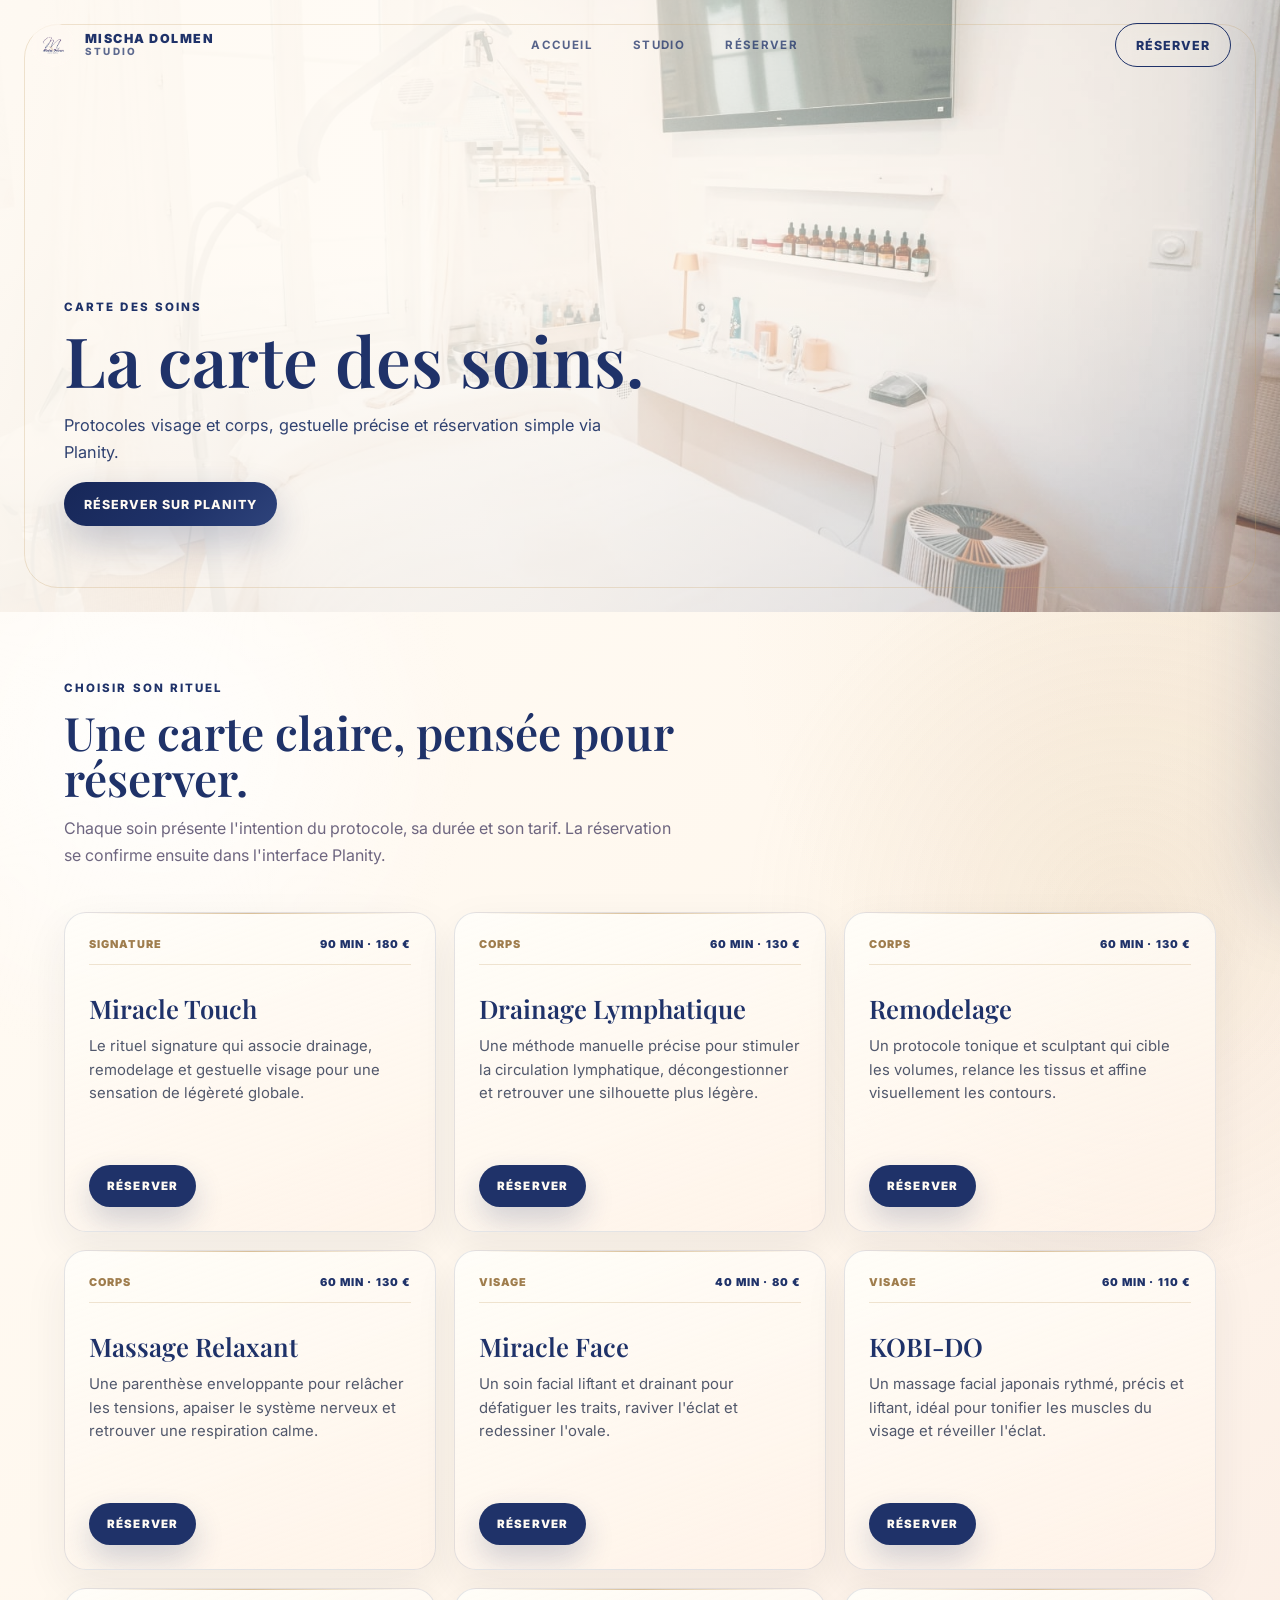
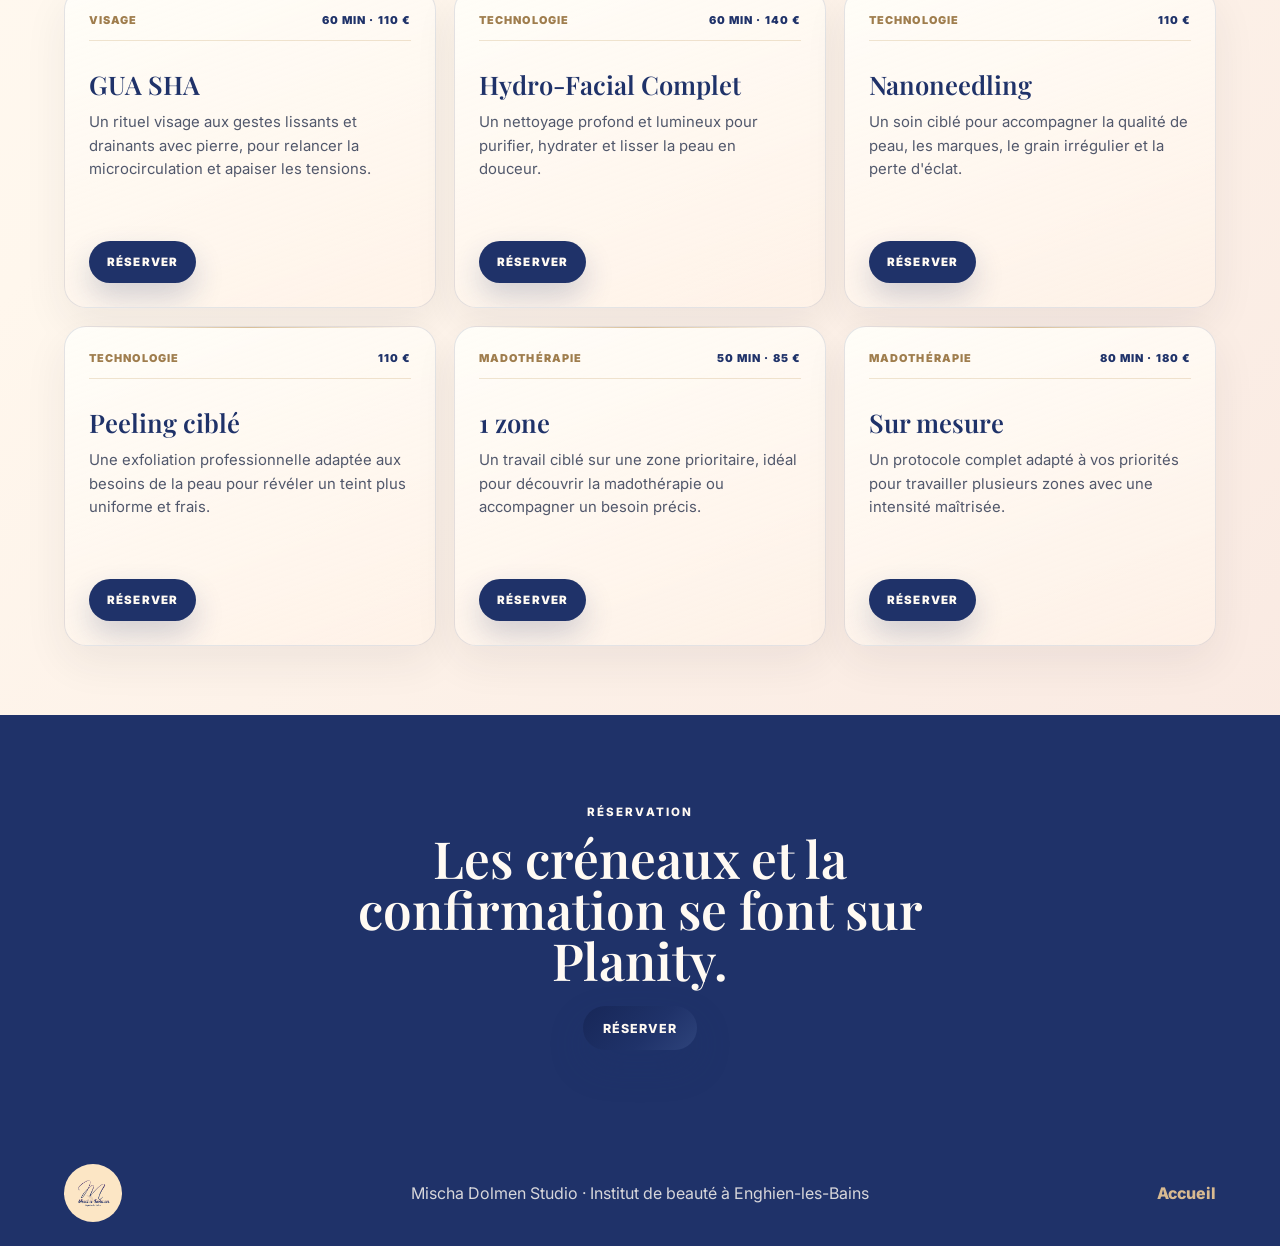
<file: soins.html>
<!doctype html>
<html lang="fr">
  <head>
    <meta charset="utf-8">
    <meta name="viewport" content="width=device-width, initial-scale=1">
    <meta
      name="description"
      content="Carte des soins Mischa Dolmen Studio : soins visage, drainage lymphatique, remodelage, Kobido, hydro-facial et madothérapie.">
    <title>Carte des soins | Mischa Dolmen Studio</title>
    <link rel="preconnect" href="https://fonts.googleapis.com">
    <link rel="preconnect" href="https://fonts.gstatic.com" crossorigin>
    <link
      href="https://fonts.googleapis.com/css2?family=Inter:wght@400;500;600;700&family=Playfair+Display:wght@500;600;700&display=swap"
      rel="stylesheet">
    <link rel="stylesheet" href="styles.css?v=17">
  </head>
  <body class="inner-page">
    <header class="site-header" data-header>
      <a class="brand-lockup" href="index.html#accueil" aria-label="Retour à l'accueil">
        <span class="brand-mark">
          <img src="assets/logo.png" alt="Mischa Dolmen Studio">
        </span>
        <span class="brand-title" aria-hidden="true">
          <strong>Mischa Dolmen</strong>
          <small>Studio</small>
        </span>
      </a>

      <nav class="desktop-nav" aria-label="Navigation principale">
        <a href="index.html#soins">Accueil</a>
        <a href="index.html#studio">Studio</a>
        <a href="index.html#reservation">Réserver</a>
      </nav>

      <a class="header-cta" href="index.html#reservation">Réserver</a>
      <button
        class="menu-toggle"
        type="button"
        data-menu-toggle
        aria-label="Ouvrir le menu"
        aria-expanded="false"
        aria-controls="mobile-menu">
        <span></span>
        <span></span>
      </button>
    </header>

    <div class="menu-backdrop" data-menu-close></div>
    <aside class="side-menu" id="mobile-menu" data-side-menu aria-hidden="true">
      <div class="side-menu__top">
        <span>Menu</span>
        <button type="button" data-menu-close aria-label="Fermer le menu">&times;</button>
      </div>
      <nav class="side-menu__links" aria-label="Navigation mobile">
        <a href="index.html#accueil">Accueil</a>
        <a href="index.html#signature">La signature</a>
        <a href="index.html#studio">Le studio</a>
        <a href="index.html#reservation">Réserver</a>
      </nav>
      <a class="side-menu__cta" href="index.html#reservation">Prendre rendez-vous</a>
    </aside>

    <main>
      <section class="care-hero">
        <div class="care-hero__media" aria-hidden="true">
          <img src="assets/studio-room.jpg?v=2" alt="">
        </div>
        <div class="care-hero__content reveal">
          <p class="eyebrow">Carte des soins</p>
          <h1>La carte des soins.</h1>
          <p>
            Protocoles visage et corps, gestuelle précise et réservation simple
            via Planity.
          </p>
          <a class="button primary" href="index.html#reservation">Réserver sur Planity</a>
        </div>
      </section>

      <section class="care-menu" aria-label="Liste des soins">
        <div class="care-menu__header reveal">
          <p class="eyebrow">Choisir son rituel</p>
          <h2>Une carte claire, pensée pour réserver.</h2>
          <p>
            Chaque soin présente l'intention du protocole, sa durée et son tarif.
            La réservation se confirme ensuite dans l'interface Planity.
          </p>
        </div>

        <div class="care-grid reveal">
          <article class="care-card">
            <div class="care-card__topline">
              <span>Signature</span>
              <strong>90 min · 180 €</strong>
            </div>
            <h3>Miracle Touch</h3>
            <p>
              Le rituel signature qui associe drainage, remodelage et gestuelle
              visage pour une sensation de légèreté globale.
            </p>
            <a href="index.html#reservation">Réserver</a>
          </article>

          <article class="care-card">
            <div class="care-card__topline">
              <span>Corps</span>
              <strong>60 min · 130 €</strong>
            </div>
            <h3>Drainage Lymphatique</h3>
            <p>
              Une méthode manuelle précise pour stimuler la circulation
              lymphatique, décongestionner et retrouver une silhouette plus légère.
            </p>
            <a href="index.html#reservation">Réserver</a>
          </article>

          <article class="care-card">
            <div class="care-card__topline">
              <span>Corps</span>
              <strong>60 min · 130 €</strong>
            </div>
            <h3>Remodelage</h3>
            <p>
              Un protocole tonique et sculptant qui cible les volumes, relance les
              tissus et affine visuellement les contours.
            </p>
            <a href="index.html#reservation">Réserver</a>
          </article>

          <article class="care-card">
            <div class="care-card__topline">
              <span>Corps</span>
              <strong>60 min · 130 €</strong>
            </div>
            <h3>Massage Relaxant</h3>
            <p>
              Une parenthèse enveloppante pour relâcher les tensions, apaiser le
              système nerveux et retrouver une respiration calme.
            </p>
            <a href="index.html#reservation">Réserver</a>
          </article>

          <article class="care-card">
            <div class="care-card__topline">
              <span>Visage</span>
              <strong>40 min · 80 €</strong>
            </div>
            <h3>Miracle Face</h3>
            <p>
              Un soin facial liftant et drainant pour défatiguer les traits,
              raviver l'éclat et redessiner l'ovale.
            </p>
            <a href="index.html#reservation">Réserver</a>
          </article>

          <article class="care-card">
            <div class="care-card__topline">
              <span>Visage</span>
              <strong>60 min · 110 €</strong>
            </div>
            <h3>KOBI-DO</h3>
            <p>
              Un massage facial japonais rythmé, précis et liftant, idéal pour
              tonifier les muscles du visage et réveiller l'éclat.
            </p>
            <a href="index.html#reservation">Réserver</a>
          </article>

          <article class="care-card">
            <div class="care-card__topline">
              <span>Visage</span>
              <strong>60 min · 110 €</strong>
            </div>
            <h3>GUA SHA</h3>
            <p>
              Un rituel visage aux gestes lissants et drainants avec pierre, pour
              relancer la microcirculation et apaiser les tensions.
            </p>
            <a href="index.html#reservation">Réserver</a>
          </article>

          <article class="care-card">
            <div class="care-card__topline">
              <span>Technologie</span>
              <strong>60 min · 140 €</strong>
            </div>
            <h3>Hydro-Facial Complet</h3>
            <p>
              Un nettoyage profond et lumineux pour purifier, hydrater et lisser
              la peau en douceur.
            </p>
            <a href="index.html#reservation">Réserver</a>
          </article>

          <article class="care-card">
            <div class="care-card__topline">
              <span>Technologie</span>
              <strong>110 €</strong>
            </div>
            <h3>Nanoneedling</h3>
            <p>
              Un soin ciblé pour accompagner la qualité de peau, les marques, le
              grain irrégulier et la perte d'éclat.
            </p>
            <a href="index.html#reservation">Réserver</a>
          </article>

          <article class="care-card">
            <div class="care-card__topline">
              <span>Technologie</span>
              <strong>110 €</strong>
            </div>
            <h3>Peeling ciblé</h3>
            <p>
              Une exfoliation professionnelle adaptée aux besoins de la peau pour
              révéler un teint plus uniforme et frais.
            </p>
            <a href="index.html#reservation">Réserver</a>
          </article>

          <article class="care-card">
            <div class="care-card__topline">
              <span>Madothérapie</span>
              <strong>50 min · 85 €</strong>
            </div>
            <h3>1 zone</h3>
            <p>
              Un travail ciblé sur une zone prioritaire, idéal pour découvrir la
              madothérapie ou accompagner un besoin précis.
            </p>
            <a href="index.html#reservation">Réserver</a>
          </article>

          <article class="care-card">
            <div class="care-card__topline">
              <span>Madothérapie</span>
              <strong>80 min · 180 €</strong>
            </div>
            <h3>Sur mesure</h3>
            <p>
              Un protocole complet adapté à vos priorités pour travailler plusieurs
              zones avec une intensité maîtrisée.
            </p>
            <a href="index.html#reservation">Réserver</a>
          </article>
        </div>
      </section>

      <section class="care-cta">
        <p class="eyebrow">Réservation</p>
        <h2>Les créneaux et la confirmation se font sur Planity.</h2>
        <a class="button primary" href="index.html#reservation">Réserver</a>
      </section>
    </main>

    <section
      class="planity-modal"
      data-planity-modal
      data-planity-url="https://www.planity.com/mischa-dolmen-studio-enghien-les-bains-95880"
      role="dialog"
      aria-modal="true"
      aria-labelledby="planity-modal-title"
      aria-hidden="true">
      <button class="planity-modal__backdrop" type="button" data-planity-close aria-label="Fermer la réservation"></button>
      <div class="planity-modal__panel">
        <div class="planity-modal__topline">
          <div>
            <span id="planity-modal-title">Réservation Planity</span>
            <small data-planity-service-label>Mischa Dolmen Studio</small>
          </div>
          <button type="button" data-planity-close aria-label="Fermer la réservation">&times;</button>
        </div>
        <div class="planity-modal__frame" data-planity-frame></div>
        <a
          class="planity-modal__fallback"
          href="https://www.planity.com/mischa-dolmen-studio-enghien-les-bains-95880"
          target="_blank"
          rel="noreferrer">
          Ouvrir Planity dans un nouvel onglet
        </a>
      </div>
    </section>

    <footer class="site-footer">
      <img src="assets/logo.png" alt="Mischa Dolmen Studio">
      <p>Mischa Dolmen Studio · Institut de beauté à Enghien-les-Bains</p>
      <a href="index.html#accueil">Accueil</a>
    </footer>

    <script src="script.js?v=13"></script>
  </body>
</html>
</file>
<file: styles.css>
:root {
  --peach: #fce6c5;
  --peach-quiet: #fff3e4;
  --cream: #fffaf3;
  --blush: #f6d8ce;
  --sand: #d8ba91;
  --champagne: #cba873;
  --gold-deep: #9f7d4d;
  --navy: #1f3269;
  --navy-soft: #304271;
  --ink: #17223f;
  --muted: #6e6680;
  --line: rgba(31, 50, 105, 0.13);
  --shadow: 0 28px 90px rgba(49, 40, 62, 0.14);
  --serif: "Playfair Display", Georgia, serif;
  --sans: Inter, "Open Sans", Arial, sans-serif;
}

* {
  box-sizing: border-box;
}

html {
  scroll-behavior: smooth;
  scroll-padding-top: 92px;
}

body {
  margin: 0;
  background:
    radial-gradient(circle at 14% 6%, rgba(255, 255, 255, 0.86), transparent 28rem),
    radial-gradient(circle at 92% 22%, rgba(203, 168, 115, 0.12), transparent 28rem),
    linear-gradient(135deg, #fffdf8 0%, #fff7ed 46%, #f8e6df 100%);
  color: var(--ink);
  font-family: var(--sans);
}

body::before {
  position: fixed;
  inset: 0;
  z-index: -1;
  pointer-events: none;
  content: "";
  background-image:
    linear-gradient(rgba(31, 50, 105, 0.035) 1px, transparent 1px),
    linear-gradient(90deg, rgba(31, 50, 105, 0.03) 1px, transparent 1px);
  background-size: 96px 96px;
  opacity: 0.56;
  mask-image: linear-gradient(to bottom, black, transparent 68%);
}

a {
  color: inherit;
  text-decoration: none;
}

img {
  display: block;
  max-width: 100%;
}

.sr-only {
  position: absolute;
  width: 1px;
  height: 1px;
  padding: 0;
  overflow: hidden;
  clip: rect(0, 0, 0, 0);
  white-space: nowrap;
  border: 0;
}

.site-header {
  position: fixed;
  top: 22px;
  left: 50%;
  z-index: 20;
  display: grid;
  grid-template-columns: auto 1fr auto auto;
  align-items: center;
  gap: 18px;
  width: min(1220px, calc(100% - 48px));
  padding: 0;
  border: 1px solid transparent;
  border-radius: 0;
  background: transparent;
  box-shadow: none;
  backdrop-filter: none;
  transform: translateX(-50%);
  transition: background 220ms ease, border-color 220ms ease, box-shadow 220ms ease, padding 220ms ease;
}

.site-header.is-scrolled {
  padding: 8px 10px;
  border-color: rgba(255, 255, 255, 0.7);
  border-radius: 999px;
  background: rgba(255, 250, 243, 0.93);
  box-shadow: 0 16px 42px rgba(31, 50, 105, 0.16);
  backdrop-filter: blur(18px);
}

.home-page .site-header:not(.is-scrolled) {
  color: var(--cream);
  text-shadow: 0 1px 16px rgba(0, 0, 0, 0.32);
}

.inner-page .site-header:not(.is-scrolled) {
  color: var(--navy);
}

.brand-lockup {
  display: inline-flex;
  gap: 10px;
  align-items: center;
  min-width: 0;
}

.brand-mark {
  display: grid;
  flex: 0 0 auto;
  place-items: center;
  width: 44px;
  height: 44px;
  overflow: hidden;
  border: 1px solid rgba(255, 250, 243, 0.42);
  border-radius: 50%;
  background: rgba(255, 250, 243, 0.34);
  backdrop-filter: blur(12px);
}

.brand-mark img {
  width: 38px;
  height: 38px;
  object-fit: contain;
}

.brand-title {
  display: grid;
  gap: 1px;
  color: currentColor;
  line-height: 1;
  text-transform: uppercase;
}

.brand-title strong {
  font-size: 0.78rem;
  font-weight: 900;
  letter-spacing: 0.12em;
  white-space: nowrap;
}

.brand-title small {
  color: currentColor;
  font-size: 0.62rem;
  font-weight: 800;
  letter-spacing: 0.22em;
  opacity: 0.72;
}

.desktop-nav {
  display: flex;
  justify-content: center;
  gap: clamp(16px, 3.6vw, 40px);
  color: currentColor;
  font-size: 0.72rem;
  font-weight: 700;
  letter-spacing: 0.12em;
  text-transform: uppercase;
}

.desktop-nav a {
  opacity: 0.75;
  transition: opacity 180ms ease;
}

.desktop-nav a:hover {
  opacity: 1;
}

.site-header.is-scrolled,
.inner-page .site-header {
  color: var(--navy);
  text-shadow: none;
}

.header-cta,
.button {
  display: inline-flex;
  align-items: center;
  justify-content: center;
  min-height: 44px;
  padding: 0 20px;
  border-radius: 999px;
  font-size: 0.78rem;
  font-weight: 800;
  letter-spacing: 0.08em;
  text-transform: uppercase;
  transition: transform 240ms cubic-bezier(0.2, 0.8, 0.2, 1), box-shadow 240ms ease, background 240ms ease;
}

.header-cta,
.button.primary {
  background: linear-gradient(135deg, #172758 0%, var(--navy) 58%, #2e437b 100%);
  color: var(--cream);
  box-shadow: 0 16px 36px rgba(31, 50, 105, 0.24);
}

.site-header:not(.is-scrolled) .header-cta {
  border: 1px solid currentColor;
  background: rgba(255, 250, 243, 0.08);
  color: currentColor;
  box-shadow: none;
  backdrop-filter: blur(10px);
}

.site-header.is-scrolled .brand-mark {
  border-color: rgba(31, 50, 105, 0.08);
  background: var(--peach);
}

.header-cta:hover,
.button:hover,
.console-link:hover {
  transform: translateY(-2px);
}

.menu-toggle {
  display: none;
  place-items: center;
  gap: 5px;
  width: 42px;
  height: 42px;
  padding: 0;
  border: 1px solid currentColor;
  border-radius: 50%;
  background: rgba(255, 250, 243, 0.08);
  color: currentColor;
  cursor: pointer;
  backdrop-filter: blur(10px);
}

.menu-toggle span {
  display: block;
  width: 18px;
  height: 1px;
  background: currentColor;
}

.menu-backdrop {
  position: fixed;
  inset: 0;
  z-index: 28;
  pointer-events: none;
  background: rgba(23, 34, 63, 0.26);
  opacity: 0;
  transition: opacity 240ms ease;
}

.side-menu {
  position: fixed;
  top: 0;
  right: 0;
  z-index: 29;
  display: flex;
  flex-direction: column;
  width: min(370px, calc(100% - 28px));
  height: 100svh;
  padding: 24px;
  background:
    linear-gradient(160deg, rgba(255, 253, 248, 0.97), rgba(255, 242, 231, 0.93));
  box-shadow: -28px 0 80px rgba(23, 34, 63, 0.2);
  transform: translateX(105%);
  transition: transform 320ms cubic-bezier(0.2, 0.8, 0.2, 1);
}

.menu-open,
.planity-open {
  overflow: hidden;
}

.menu-open .menu-backdrop {
  pointer-events: auto;
  opacity: 1;
}

.menu-open .side-menu {
  transform: translateX(0);
}

.side-menu__top {
  display: flex;
  align-items: center;
  justify-content: space-between;
  margin-bottom: clamp(42px, 12vh, 86px);
  color: var(--navy);
  font-size: 0.72rem;
  font-weight: 900;
  letter-spacing: 0.16em;
  text-transform: uppercase;
}

.side-menu__top button {
  display: grid;
  place-items: center;
  width: 40px;
  height: 40px;
  padding: 0;
  border: 1px solid rgba(31, 50, 105, 0.16);
  border-radius: 50%;
  background: transparent;
  color: var(--navy);
  cursor: pointer;
  font-size: 1.3rem;
}

.side-menu__links {
  display: grid;
  gap: 20px;
}

.side-menu__links a {
  color: var(--navy);
  font-family: var(--serif);
  font-size: clamp(2rem, 11vw, 3.2rem);
  line-height: 0.96;
}

.side-menu__cta {
  display: inline-flex;
  align-items: center;
  justify-content: center;
  min-height: 46px;
  margin-top: auto;
  border-radius: 999px;
  background: var(--navy);
  color: var(--cream);
  font-size: 0.76rem;
  font-weight: 900;
  letter-spacing: 0.1em;
  text-transform: uppercase;
}

.button.ghost {
  border: 1px solid rgba(31, 50, 105, 0.2);
  color: var(--navy);
  background: rgba(255, 255, 255, 0.34);
}

.button.secondary {
  background: var(--peach);
  color: var(--navy);
  box-shadow: inset 0 0 0 1px rgba(31, 50, 105, 0.1);
}

.video-hero {
  position: relative;
  display: grid;
  place-items: end center;
  min-height: 100svh;
  padding: 112px clamp(18px, 5vw, 68px) clamp(26px, 4.4vw, 54px);
  overflow: hidden;
  isolation: isolate;
  background: var(--navy);
}

.video-hero__media {
  position: absolute;
  inset: 0;
  z-index: 0;
  width: 100%;
  height: 100%;
  object-fit: cover;
  object-position: center;
  filter: saturate(0.88) contrast(1.03) brightness(0.92);
}

.video-hero__shade {
  position: absolute;
  inset: 0;
  z-index: 1;
  pointer-events: none;
  background:
    linear-gradient(180deg, rgba(23, 34, 63, 0.34), transparent 34%, rgba(23, 34, 63, 0.42)),
    radial-gradient(circle at 50% 86%, rgba(255, 250, 243, 0.18), transparent 22rem);
}

.video-scroll {
  position: relative;
  z-index: 3;
  display: inline-flex;
  align-items: center;
  gap: 12px;
  min-height: 44px;
  padding: 0 18px;
  border: 1px solid rgba(255, 250, 243, 0.56);
  border-radius: 999px;
  background: rgba(255, 250, 243, 0.08);
  color: var(--cream);
  backdrop-filter: blur(14px);
  font-size: 0.72rem;
  font-weight: 900;
  letter-spacing: 0.14em;
  text-transform: uppercase;
  transition: background 220ms ease, transform 220ms ease;
}

.video-scroll::after {
  width: 8px;
  height: 8px;
  border-right: 1px solid currentColor;
  border-bottom: 1px solid currentColor;
  content: "";
  transform: translateY(-2px) rotate(45deg);
}

.video-scroll:hover {
  background: rgba(255, 250, 243, 0.16);
  transform: translateY(-2px);
}

.hero {
  position: relative;
  display: grid;
  align-items: end;
  min-height: 82svh;
  padding: 112px clamp(18px, 5vw, 68px) 32px;
  overflow: hidden;
}

.luxury-surface::before {
  position: absolute;
  inset: 24px;
  z-index: -1;
  pointer-events: none;
  border: 1px solid rgba(203, 168, 115, 0.34);
  border-radius: 34px;
  content: "";
}

.hero-media {
  position: absolute;
  inset: 0;
  z-index: -2;
  will-change: transform;
}

.hero-media::after {
  position: absolute;
  inset: 0;
  content: "";
  background:
    linear-gradient(90deg, rgba(255, 250, 243, 0.97) 0%, rgba(255, 250, 243, 0.78) 40%, rgba(255, 244, 231, 0.28) 100%),
    linear-gradient(0deg, rgba(31, 50, 105, 0.26), transparent 52%);
}

.hero-media img {
  width: 100%;
  height: 100%;
  object-fit: cover;
  object-position: center 58%;
  filter: saturate(0.82) contrast(1.04) brightness(1.04);
  transform: scale(1.12);
}

.hero-sheen {
  position: absolute;
  inset: 0;
  z-index: -1;
  pointer-events: none;
  background:
    linear-gradient(115deg, transparent 0 38%, rgba(255, 255, 255, 0.22) 46%, transparent 56%),
    repeating-linear-gradient(90deg, rgba(203, 168, 115, 0.06) 0 1px, transparent 1px 108px);
  mix-blend-mode: soft-light;
  opacity: 0.35;
  transform: translate3d(calc(var(--scroll-progress, 0) * 28px), 0, 0);
  transition: transform 120ms linear;
}

.hero-content {
  max-width: 760px;
  padding-bottom: clamp(26px, 6vw, 66px);
}

.eyebrow {
  margin: 0 0 14px;
  color: var(--navy);
  font-size: 0.72rem;
  font-weight: 800;
  letter-spacing: 0.18em;
  text-transform: uppercase;
}

h1,
h2,
h3,
p {
  margin-top: 0;
}

h1,
h2 {
  color: var(--navy);
  font-family: var(--serif);
  font-weight: 600;
  letter-spacing: 0;
}

h1 {
  max-width: 840px;
  margin-bottom: 20px;
  font-size: clamp(3rem, 5.4vw, 5.15rem);
  line-height: 0.92;
}

h2 {
  margin-bottom: 20px;
  font-size: clamp(1.9rem, 3.6vw, 4.15rem);
  line-height: 1;
}

h3 {
  color: var(--navy);
  font-family: var(--serif);
  font-size: clamp(1.34rem, 1.95vw, 1.82rem);
  font-weight: 600;
  line-height: 1.04;
}

.hero-copy {
  max-width: 540px;
  color: var(--navy-soft);
  font-size: clamp(0.96rem, 1.35vw, 1.08rem);
  line-height: 1.58;
}

.hero-actions {
  display: flex;
  flex-wrap: wrap;
  gap: 14px;
  margin-top: 24px;
}

.hero-card {
  position: absolute;
  right: clamp(18px, 5vw, 68px);
  bottom: 34px;
  width: min(318px, calc(100% - 36px));
  padding: 20px;
  border: 1px solid rgba(255, 255, 255, 0.58);
  border-radius: 28px;
  background:
    linear-gradient(145deg, rgba(255, 250, 243, 0.82), rgba(255, 247, 237, 0.58));
  box-shadow: 0 24px 70px rgba(31, 50, 105, 0.13);
  backdrop-filter: blur(18px);
  will-change: transform;
}

.hero-card::before,
.statement::after {
  position: absolute;
  top: 18px;
  right: 20px;
  width: 46px;
  height: 46px;
  pointer-events: none;
  content: "";
  background:
    linear-gradient(90deg, transparent 47%, rgba(203, 168, 115, 0.75) 50%, transparent 53%),
    linear-gradient(0deg, transparent 47%, rgba(203, 168, 115, 0.75) 50%, transparent 53%);
  opacity: 0.5;
  display: none;
}

.hero-card .rating {
  display: inline-flex;
  margin-bottom: 20px;
  padding: 8px 12px;
  border-radius: 999px;
  background: linear-gradient(135deg, var(--peach), #fff0d0);
  color: var(--navy);
  font-size: 0.76rem;
  font-weight: 800;
}

.hero-card strong {
  display: block;
  color: var(--navy);
  font-family: var(--serif);
  font-size: 1.38rem;
  line-height: 1;
}

.hero-card p {
  margin: 10px 0 0;
  color: var(--muted);
  font-size: 0.93rem;
  line-height: 1.5;
}

.marquee {
  display: flex;
  gap: 12px;
  padding: 12px clamp(18px, 5vw, 68px);
  overflow-x: auto;
  border-block: 1px solid var(--line);
  background: rgba(255, 250, 243, 0.68);
}

.marquee button {
  appearance: none;
  flex: 0 0 auto;
  padding: 9px 16px;
  border: 1px solid rgba(31, 50, 105, 0.14);
  border-radius: 999px;
  background: rgba(255, 250, 243, 0.64);
  color: var(--navy);
  cursor: pointer;
  font-size: 0.72rem;
  font-weight: 800;
  letter-spacing: 0.12em;
  text-transform: uppercase;
  transition: background 220ms ease, border-color 220ms ease, transform 220ms ease;
}

.marquee button:hover,
.marquee button.is-active {
  border-color: rgba(31, 50, 105, 0.34);
  background: var(--peach);
  transform: translateY(-1px);
}

.section {
  padding: clamp(44px, 5.4vw, 76px) clamp(18px, 5vw, 68px);
}

.depth-scene {
  --scene-progress: 0.5;
  position: relative;
  isolation: isolate;
  overflow: hidden;
}

.depth-scene > * {
  position: relative;
  z-index: 1;
}

.depth-scene:not(.ritual-section)::before {
  position: absolute;
  inset: -24% -12%;
  z-index: 0;
  pointer-events: none;
  content: "";
  background:
    radial-gradient(circle at 20% 24%, rgba(255, 255, 255, 0.62), transparent 18rem),
    radial-gradient(circle at 84% 72%, rgba(203, 168, 115, 0.22), transparent 22rem),
    linear-gradient(116deg, transparent 0 36%, rgba(255, 255, 255, 0.18) 44%, transparent 54%);
  opacity: 0.34;
  transform:
    translate3d(
      calc((var(--scene-progress) - 0.5) * -54px),
      calc((var(--scene-progress) - 0.5) * 78px),
      0
    )
    rotate(-3deg);
  will-change: transform;
}

.depth-scene::after {
  position: absolute;
  right: -12%;
  bottom: clamp(16px, 4vw, 52px);
  left: -12%;
  z-index: 0;
  height: 1px;
  pointer-events: none;
  content: "";
  background: linear-gradient(90deg, transparent, rgba(203, 168, 115, 0.74), rgba(255, 250, 243, 0.8), transparent);
  opacity: 0.28;
  transform: translate3d(calc((var(--scene-progress) - 0.5) * 180px), 0, 0);
  will-change: transform;
}

.depth-scene--blush::before {
  background:
    radial-gradient(circle at 12% 18%, rgba(246, 216, 206, 0.66), transparent 17rem),
    radial-gradient(circle at 88% 72%, rgba(252, 230, 197, 0.52), transparent 24rem),
    linear-gradient(116deg, transparent 0 34%, rgba(255, 250, 243, 0.22) 44%, transparent 56%);
}

.depth-scene--studio::before {
  opacity: 0.82;
  background:
    radial-gradient(circle at 18% 16%, rgba(255, 255, 255, 0.72), transparent 16rem),
    radial-gradient(circle at 86% 68%, rgba(203, 168, 115, 0.24), transparent 24rem),
    linear-gradient(122deg, transparent 0 38%, rgba(252, 230, 197, 0.2) 47%, transparent 58%);
}

.depth-scene--navy::before {
  opacity: 0.36;
  background:
    radial-gradient(circle at 10% 10%, rgba(203, 168, 115, 0.34), transparent 16rem),
    radial-gradient(circle at 90% 90%, rgba(31, 50, 105, 0.24), transparent 18rem),
    linear-gradient(120deg, transparent 0 36%, rgba(255, 255, 255, 0.16) 46%, transparent 58%);
}

.depth-transition {
  --transition-progress: 0.5;
  position: relative;
  height: clamp(74px, 8.2vw, 118px);
  margin-block: -1px;
  overflow: hidden;
  isolation: isolate;
  background:
    linear-gradient(180deg, rgba(255, 250, 243, 0.08), rgba(255, 250, 243, 0.72) 42%, rgba(252, 230, 197, 0.2)),
    linear-gradient(90deg, rgba(203, 168, 115, 0.04), rgba(31, 50, 105, 0.04));
}

.depth-transition span {
  position: absolute;
  pointer-events: none;
  will-change: transform;
}

.depth-transition span:nth-child(1) {
  top: 48%;
  right: -14%;
  left: -14%;
  height: 1px;
  background: linear-gradient(90deg, transparent, rgba(203, 168, 115, 0.82), rgba(255, 250, 243, 0.86), transparent);
  opacity: 0.72;
  transform: translate3d(calc((var(--transition-progress) - 0.5) * 230px), 0, 0) rotate(-2deg);
}

.depth-transition span:nth-child(2) {
  top: 50%;
  right: clamp(18px, 12vw, 170px);
  width: clamp(130px, 22vw, 280px);
  aspect-ratio: 1;
  border: 1px solid rgba(203, 168, 115, 0.34);
  border-radius: 50%;
  opacity: 0.5;
  transform:
    translate3d(
      calc((var(--transition-progress) - 0.5) * -120px),
      calc(-50% + ((var(--transition-progress) - 0.5) * 38px)),
      0
    )
    scale(calc(0.92 + (var(--transition-progress) * 0.12)));
}

.depth-transition span:nth-child(3) {
  inset: -70% -20%;
  background:
    linear-gradient(112deg, transparent 0 40%, rgba(255, 255, 255, 0.52) 47%, transparent 57%),
    linear-gradient(84deg, transparent 0 43%, rgba(203, 168, 115, 0.16) 48%, transparent 55%);
  opacity: 0.42;
  mix-blend-mode: screen;
  transform: translate3d(calc((var(--transition-progress) - 0.5) * 150px), 0, 0) rotate(-4deg);
}

.depth-transition--cream {
  background:
    linear-gradient(180deg, rgba(252, 230, 197, 0.34), rgba(255, 250, 243, 0.9) 58%, rgba(255, 245, 235, 0.6)),
    linear-gradient(90deg, rgba(31, 50, 105, 0.04), rgba(203, 168, 115, 0.08));
}

.depth-transition--night {
  background:
    linear-gradient(180deg, rgba(255, 250, 243, 0.74) 0%, rgba(247, 223, 213, 0.42) 36%, rgba(31, 50, 105, 0.96) 100%),
    linear-gradient(90deg, rgba(203, 168, 115, 0.04), rgba(31, 50, 105, 0.14));
}

.depth-transition--night span:nth-child(1) {
  background: linear-gradient(90deg, transparent, rgba(203, 168, 115, 0.72), rgba(255, 250, 243, 0.64), transparent);
}

.depth-transition--night span:nth-child(2) {
  border-color: rgba(255, 250, 243, 0.28);
}

.split {
  display: grid;
  grid-template-columns: minmax(0, 1.15fr) minmax(280px, 0.85fr);
  gap: clamp(24px, 4.2vw, 58px);
  align-items: end;
}

.section-copy p:not(.eyebrow),
.studio-copy p,
.booking-intro p {
  max-width: 650px;
  color: var(--muted);
  font-size: 0.98rem;
  line-height: 1.68;
}

.section-copy h2,
.section-copy p:not(.eyebrow) {
  transition: opacity 260ms ease, transform 260ms ease;
}

.section-copy.is-changing h2,
.section-copy.is-changing p:not(.eyebrow) {
  opacity: 0;
  transform: translateY(8px);
}

.principle-panel {
  display: grid;
  gap: 14px;
  min-width: 0;
  will-change: transform;
}

.principle-track {
  display: flex;
  overflow-x: auto;
  border-radius: 28px;
  scroll-behavior: smooth;
  scroll-snap-type: x mandatory;
  scrollbar-width: none;
}

.principle-track::-webkit-scrollbar {
  display: none;
}

.statement {
  position: relative;
  flex: 0 0 100%;
  min-height: 310px;
  padding: 30px;
  border-radius: 28px;
  background:
    linear-gradient(160deg, rgba(31, 50, 105, 0.95), rgba(31, 50, 105, 0.78)),
    var(--navy);
  color: var(--cream);
  box-shadow: var(--shadow);
  overflow: hidden;
  will-change: transform;
  scroll-snap-align: start;
}

.statement::before {
  position: absolute;
  inset: 16px;
  border: 1px solid rgba(255, 250, 243, 0.28);
  border-radius: 24px;
  content: "";
}

.statement span {
  color: var(--sand);
  font-family: var(--serif);
  font-size: 4.2rem;
}

.statement p {
  position: absolute;
  right: 30px;
  bottom: 28px;
  left: 30px;
  margin: 0;
  font-family: var(--serif);
  font-size: clamp(1.32rem, 2.35vw, 1.95rem);
  line-height: 1.12;
}

.principle-controls {
  display: flex;
  align-items: center;
  justify-content: flex-end;
  gap: 12px;
}

.principle-dots {
  display: inline-flex;
  align-items: center;
  gap: 8px;
  padding: 0 4px;
}

.principle-dot {
  width: 7px;
  height: 7px;
  padding: 0;
  border: 0;
  border-radius: 999px;
  background: rgba(159, 125, 77, 0.32);
  cursor: pointer;
  transition: width 220ms ease, background 220ms ease, transform 220ms ease;
}

.principle-dot.is-active {
  width: 26px;
  background: var(--gold-deep);
}

.principle-dot:hover {
  transform: scale(1.18);
}

.principle-arrow {
  display: inline-grid;
  place-items: center;
  width: 38px;
  height: 38px;
  padding: 0;
  border: 1px solid rgba(31, 50, 105, 0.16);
  border-radius: 50%;
  background: rgba(255, 250, 243, 0.72);
  color: var(--navy);
  cursor: pointer;
  font-family: var(--serif);
  font-size: 1.6rem;
  line-height: 1;
  transition: background 180ms ease, transform 180ms ease;
}

.principle-arrow:hover {
  background: var(--peach);
  transform: translateY(-1px);
}

.ritual-section {
  position: relative;
}

.ritual-section::before {
  position: absolute;
  top: 10%;
  left: clamp(18px, 5vw, 68px);
  z-index: 0;
  width: min(420px, 70vw);
  height: 1px;
  content: "";
  background: linear-gradient(90deg, transparent, rgba(203, 168, 115, 0.8), transparent);
}

.parallax-break {
  position: relative;
  min-height: clamp(240px, 24vw, 320px);
  overflow: hidden;
  display: grid;
  align-items: end;
  padding: clamp(34px, 4.8vw, 56px) clamp(18px, 5vw, 68px);
  isolation: isolate;
}

.parallax-break::after {
  position: absolute;
  inset: 0;
  z-index: -1;
  content: "";
  background:
    linear-gradient(90deg, rgba(31, 50, 105, 0.84), rgba(31, 50, 105, 0.28)),
    linear-gradient(0deg, rgba(31, 50, 105, 0.52), transparent 60%);
}

.parallax-break__image {
  position: absolute;
  inset: -10% 0;
  z-index: -2;
  will-change: transform;
}

.parallax-break__image img {
  width: 100%;
  height: 100%;
  object-fit: cover;
  filter: saturate(0.86) contrast(1.04);
}

.parallax-break__content {
  max-width: 760px;
}

.parallax-break__content .eyebrow,
.parallax-break__content h2 {
  color: var(--cream);
}

.parallax-break__content h2 {
  margin-bottom: 0;
  font-size: clamp(1.9rem, 3.4vw, 3.9rem);
}

.services {
  background:
    radial-gradient(circle at 14% 16%, rgba(255, 255, 255, 0.72), transparent 18rem),
    radial-gradient(circle at 88% 22%, rgba(246, 216, 206, 0.44), transparent 22rem),
    radial-gradient(circle at 74% 88%, rgba(203, 168, 115, 0.12), transparent 24rem),
    linear-gradient(180deg, rgba(255, 250, 243, 0.66), rgba(252, 230, 197, 0.44));
}

.section-heading {
  display: flex;
  justify-content: space-between;
  gap: 22px;
  align-items: end;
  margin-bottom: 22px;
}

.section-heading h2 {
  max-width: 760px;
  margin-bottom: 0;
}

.heading-copy {
  max-width: 520px;
  margin: 14px 0 0;
  color: var(--muted);
  font-size: 0.95rem;
  line-height: 1.6;
}

.section-heading-actions {
  display: flex;
  gap: 18px;
  align-items: center;
  flex: 0 0 auto;
}

.text-link {
  display: inline-flex;
  align-items: center;
  min-height: 40px;
  color: var(--navy);
  font-size: 0.75rem;
  font-weight: 900;
  letter-spacing: 0.12em;
  text-transform: uppercase;
}

.text-link::after {
  width: 28px;
  height: 1px;
  margin-left: 10px;
  content: "";
  background: currentColor;
  opacity: 0.52;
  transition: width 220ms ease;
}

.text-link:hover::after {
  width: 42px;
}

.slider-controls {
  display: flex;
  gap: 10px;
  flex: 0 0 auto;
}

.slider-button {
  min-height: 40px;
  padding: 0 14px;
  border: 1px solid rgba(31, 50, 105, 0.16);
  border-radius: 999px;
  background: rgba(255, 250, 243, 0.74);
  color: var(--navy);
  font-size: 0.76rem;
  font-weight: 900;
  letter-spacing: 0.08em;
  text-transform: uppercase;
  transition: background 180ms ease, transform 180ms ease;
}

.slider-button:hover {
  background: var(--peach);
  transform: translateY(-1px);
}

.service-slider {
  position: relative;
  overflow: hidden;
}

.service-track {
  display: flex;
  gap: 16px;
  overflow-x: auto;
  padding: 4px 2px 18px;
  cursor: grab;
  scroll-behavior: smooth;
  scroll-snap-type: x mandatory;
  scrollbar-width: none;
  touch-action: pan-y;
  user-select: none;
}

.service-track::-webkit-scrollbar {
  display: none;
}

.service-track.is-dragging {
  cursor: grabbing;
  scroll-behavior: auto;
  scroll-snap-type: none;
}

.service-track.is-dragging .service-card {
  pointer-events: none;
}

.service-card {
  --lift-y: 0px;
  display: flex;
  flex-direction: column;
  flex: 0 0 min(330px, 82vw);
  scroll-snap-align: start;
  min-height: 292px;
  padding: 24px;
  border: 1px solid rgba(31, 50, 105, 0.12);
  border-radius: 22px;
  background:
    linear-gradient(160deg, rgba(255, 253, 248, 0.94), rgba(255, 242, 231, 0.68));
  box-shadow: 0 16px 46px rgba(49, 40, 62, 0.07);
  transition: transform 260ms cubic-bezier(0.2, 0.8, 0.2, 1), box-shadow 260ms ease, border-color 260ms ease;
  overflow: hidden;
  position: relative;
}

.service-card::before {
  position: absolute;
  top: 0;
  left: 24px;
  right: 24px;
  height: 1px;
  content: "";
  background: linear-gradient(90deg, transparent, rgba(203, 168, 115, 0.75), transparent);
}

.service-card:hover {
  --lift-y: -6px;
  border-color: rgba(31, 50, 105, 0.24);
  box-shadow: 0 24px 62px rgba(49, 40, 62, 0.12);
}

.service-card.is-highlighted,
.service-card.is-expanded {
  border-color: rgba(31, 50, 105, 0.34);
  box-shadow: 0 24px 70px rgba(31, 50, 105, 0.13);
}

.service-card > span:not(.service-detail-hint) {
  display: inline-flex;
  width: 100%;
  margin-bottom: 38px;
  padding: 0 0 12px;
  border-bottom: 1px solid rgba(203, 168, 115, 0.34);
  color: var(--gold-deep);
  font-size: 0.68rem;
  font-weight: 800;
  letter-spacing: 0.14em;
  text-transform: uppercase;
}

.service-card > p:not(.service-detail) {
  min-height: 48px;
  color: var(--muted);
  font-size: 0.95rem;
  line-height: 1.58;
}

.service-detail {
  max-height: 0;
  margin: 0;
  overflow: hidden;
  color: rgba(23, 34, 63, 0.78);
  font-size: 0.9rem;
  line-height: 1.58;
  opacity: 0;
  transform: translateY(-4px);
  transition: max-height 320ms ease, margin 320ms ease, opacity 260ms ease, transform 260ms ease;
}

.service-card.is-expanded .service-detail {
  max-height: 180px;
  margin: 0 0 12px;
  opacity: 1;
  transform: translateY(0);
}

.service-card .service-detail-hint {
  display: flex;
  width: fit-content;
  justify-content: center;
  margin: auto auto 16px;
  padding: 0;
  border-radius: 0;
  background: transparent;
  color: var(--gold-deep);
  font-size: 0.7rem;
  font-weight: 900;
  letter-spacing: 0.12em;
  text-transform: uppercase;
}

.service-card.is-expanded .service-detail-hint {
  color: var(--navy);
}

.service-card a {
  display: flex;
  width: fit-content;
  align-items: center;
  justify-content: center;
  margin-inline: auto;
  margin-top: 0;
  padding-top: 2px;
  color: var(--navy);
  font-weight: 800;
}

.studio {
  display: grid;
  grid-template-columns: minmax(280px, 0.8fr) minmax(0, 1.2fr);
  gap: clamp(24px, 4.4vw, 60px);
  align-items: center;
  padding: clamp(46px, 5.6vw, 78px) clamp(18px, 5vw, 68px);
}

.studio-gallery {
  display: grid;
  grid-template-columns: 0.88fr 1.12fr;
  gap: 18px;
  align-items: end;
}

.studio-gallery img {
  width: 100%;
  object-fit: cover;
  border-radius: 28px;
  box-shadow: var(--shadow);
  will-change: transform;
}

.studio-gallery img:first-child {
  height: 400px;
}

.studio-gallery img:last-child {
  height: 540px;
}

.testimonials {
  display: grid;
  grid-template-columns: 1fr 1fr;
  gap: 18px;
  padding-top: 0;
  padding-bottom: clamp(44px, 5.4vw, 76px);
}

.quote-card {
  padding: clamp(24px, 4.2vw, 44px);
  border-radius: 28px;
  background: var(--navy);
  color: var(--cream);
  box-shadow: var(--shadow);
}

.quote-card:nth-child(2) {
  background: #25345f;
}

.quote-card p {
  margin-bottom: 22px;
  font-family: var(--serif);
  font-size: clamp(1.38rem, 2.35vw, 2.5rem);
  line-height: 1.1;
}

.quote-card span {
  color: var(--sand);
  font-weight: 800;
  letter-spacing: 0.12em;
  text-transform: uppercase;
}

.booking {
  position: relative;
  display: grid;
  grid-template-columns: minmax(280px, 0.78fr) minmax(0, 1.22fr);
  gap: 20px;
  padding: clamp(44px, 5.4vw, 74px) clamp(18px, 5vw, 68px);
  background:
    linear-gradient(135deg, rgba(31, 50, 105, 0.95), rgba(23, 34, 63, 0.94)),
    var(--navy);
  scroll-margin-top: 86px;
  overflow: hidden;
}

.booking--popup {
  grid-template-columns: minmax(280px, 720px);
  justify-content: center;
  text-align: center;
}

.booking::before {
  position: absolute;
  inset: 22px;
  border: 1px solid rgba(203, 168, 115, 0.32);
  border-radius: 36px;
  pointer-events: none;
  content: "";
}

.booking::after {
  position: absolute;
  inset: 0;
  pointer-events: none;
  content: "";
  background:
    linear-gradient(115deg, transparent 0 38%, rgba(255, 255, 255, 0.08) 45%, transparent 55%),
    repeating-linear-gradient(90deg, rgba(255, 250, 243, 0.04) 0 1px, transparent 1px 96px);
  opacity: 0.26;
}

.booking-intro {
  position: sticky;
  top: 104px;
  z-index: 1;
  align-self: start;
  padding: 26px;
  border: 1px solid rgba(255, 250, 243, 0.16);
  border-radius: 28px;
  background: rgba(255, 250, 243, 0.07);
  box-shadow: 0 24px 80px rgba(0, 0, 0, 0.18);
  backdrop-filter: blur(14px);
  will-change: transform;
}

.booking--popup .booking-intro {
  position: relative;
  top: auto;
  justify-items: center;
}

.booking--popup .booking-intro p {
  margin-right: auto;
  margin-left: auto;
}

.booking-intro h2 {
  font-size: clamp(2rem, 3.6vw, 3.55rem);
}

.booking-intro .eyebrow,
.booking-intro h2 {
  color: var(--cream);
}

.booking-intro p {
  color: rgba(255, 250, 243, 0.76);
  line-height: 1.65;
}

.booking-embed {
  position: relative;
  z-index: 1;
  padding: 10px;
  overflow: hidden;
  border: 1px solid rgba(255, 250, 243, 0.2);
  border-radius: 34px;
  background:
    linear-gradient(145deg, rgba(255, 250, 243, 0.98), rgba(255, 239, 224, 0.9));
  box-shadow: 0 36px 110px rgba(0, 0, 0, 0.28);
}

.embed-topline {
  display: flex;
  align-items: center;
  justify-content: space-between;
  gap: 14px;
  padding: 12px 14px 13px;
  color: var(--navy);
  font-size: 0.72rem;
  font-weight: 900;
  letter-spacing: 0.11em;
  text-transform: uppercase;
}

.embed-topline div {
  display: grid;
  gap: 4px;
}

.embed-topline small {
  color: var(--muted);
  font-size: 0.66rem;
  font-weight: 700;
  letter-spacing: 0.08em;
}

.embed-topline strong {
  flex: 0 0 auto;
  padding: 8px 12px;
  border-radius: 999px;
  background: var(--navy);
  color: var(--cream);
  font-size: 0.68rem;
}

.booking-embed iframe {
  display: block;
  width: 100%;
  height: min(690px, 68vh);
  min-height: 610px;
  border: 0;
  border-radius: 26px;
  background: white;
  box-shadow: inset 0 0 0 1px rgba(31, 50, 105, 0.08);
}

.planity-modal {
  position: fixed;
  inset: 0;
  z-index: 40;
  display: grid;
  place-items: center;
  padding: clamp(14px, 3vw, 28px);
  pointer-events: none;
  opacity: 0;
  transition: opacity 220ms ease;
}

.planity-open .planity-modal {
  pointer-events: auto;
  opacity: 1;
}

.planity-modal__backdrop {
  position: absolute;
  inset: 0;
  border: 0;
  background: rgba(23, 34, 63, 0.58);
  cursor: pointer;
}

.planity-modal__panel {
  position: relative;
  display: grid;
  width: min(1080px, 100%);
  max-height: min(880px, calc(100svh - 28px));
  padding: 10px;
  overflow: hidden;
  border: 1px solid rgba(255, 250, 243, 0.24);
  border-radius: 30px;
  background:
    linear-gradient(145deg, rgba(255, 250, 243, 0.98), rgba(255, 239, 224, 0.94));
  box-shadow: 0 38px 120px rgba(0, 0, 0, 0.34);
}

.planity-modal__topline {
  display: flex;
  align-items: center;
  justify-content: space-between;
  gap: 14px;
  padding: 10px 12px 12px;
  color: var(--navy);
}

.planity-modal__topline div {
  display: grid;
  gap: 3px;
}

.planity-modal__topline span {
  font-size: 0.76rem;
  font-weight: 900;
  letter-spacing: 0.12em;
  text-transform: uppercase;
}

.planity-modal__topline small {
  color: var(--muted);
  font-size: 0.68rem;
  font-weight: 800;
  letter-spacing: 0.08em;
  text-transform: uppercase;
}

.planity-modal__topline button {
  display: grid;
  place-items: center;
  width: 38px;
  height: 38px;
  padding: 0;
  border: 1px solid rgba(31, 50, 105, 0.14);
  border-radius: 50%;
  background: transparent;
  color: var(--navy);
  cursor: pointer;
  font-size: 1.25rem;
}

.planity-modal__frame {
  min-height: min(680px, calc(100svh - 170px));
  overflow: hidden;
  border-radius: 24px;
  background: white;
  box-shadow: inset 0 0 0 1px rgba(31, 50, 105, 0.08);
}

.planity-modal__frame iframe {
  display: block;
  width: 100%;
  height: min(680px, calc(100svh - 170px));
  border: 0;
  background: white;
}

.planity-modal__fallback {
  justify-self: center;
  margin: 10px 0 2px;
  color: var(--navy);
  font-size: 0.72rem;
  font-weight: 900;
  letter-spacing: 0.1em;
  text-transform: uppercase;
}

.site-footer {
  display: flex;
  flex-wrap: wrap;
  gap: 18px;
  align-items: center;
  justify-content: space-between;
  padding: 24px clamp(18px, 5vw, 68px);
  background: var(--navy);
  color: var(--cream);
}

.site-footer img {
  width: 58px;
  height: 58px;
  object-fit: contain;
  border-radius: 50%;
  background: var(--peach);
}

.site-footer p {
  margin: 0;
  opacity: 0.82;
}

.site-footer a {
  color: var(--sand);
  font-weight: 800;
}

.care-hero {
  position: relative;
  min-height: 68svh;
  display: grid;
  align-items: end;
  padding: 120px clamp(18px, 5vw, 68px) clamp(48px, 7vw, 86px);
  overflow: hidden;
  isolation: isolate;
}

.care-hero::after {
  position: absolute;
  inset: 24px;
  z-index: -1;
  border: 1px solid rgba(203, 168, 115, 0.3);
  border-radius: 34px;
  content: "";
}

.care-hero__media {
  position: absolute;
  inset: 0;
  z-index: -2;
}

.care-hero__media::after {
  position: absolute;
  inset: 0;
  content: "";
  background:
    linear-gradient(90deg, rgba(255, 250, 243, 0.96), rgba(255, 250, 243, 0.78) 46%, rgba(255, 250, 243, 0.24)),
    linear-gradient(0deg, rgba(31, 50, 105, 0.24), transparent 58%);
}

.care-hero__media img {
  width: 100%;
  height: 100%;
  object-fit: cover;
  filter: saturate(0.82) contrast(1.03) brightness(1.04);
}

.care-hero__content {
  max-width: 720px;
}

.care-hero__content p:not(.eyebrow) {
  max-width: 560px;
  color: var(--navy-soft);
  font-size: 1.02rem;
  line-height: 1.66;
}

.care-menu {
  display: grid;
  gap: clamp(26px, 3.6vw, 44px);
  padding: clamp(48px, 5.4vw, 76px) clamp(18px, 5vw, 68px);
  background:
    radial-gradient(circle at 12% 8%, rgba(255, 255, 255, 0.82), transparent 20rem),
    radial-gradient(circle at 88% 18%, rgba(203, 168, 115, 0.13), transparent 24rem);
}

.care-menu__header {
  display: grid;
  max-width: 760px;
}

.care-menu__header h2 {
  margin-bottom: 14px;
  font-size: clamp(2rem, 3.6vw, 3.8rem);
}

.care-menu__header p:not(.eyebrow) {
  max-width: 620px;
  margin: 0;
  color: var(--muted);
  line-height: 1.65;
}

.care-grid {
  display: grid;
  grid-template-columns: repeat(3, minmax(0, 1fr));
  gap: 18px;
}

.care-card {
  position: relative;
  display: flex;
  flex-direction: column;
  min-height: 320px;
  padding: 24px;
  overflow: hidden;
  border: 1px solid rgba(31, 50, 105, 0.12);
  border-radius: 22px;
  background:
    linear-gradient(160deg, rgba(255, 253, 248, 0.96), rgba(255, 242, 231, 0.68));
  box-shadow: 0 16px 44px rgba(49, 40, 62, 0.07);
}

.care-card::before {
  position: absolute;
  top: 0;
  right: 24px;
  left: 24px;
  height: 1px;
  content: "";
  background: linear-gradient(90deg, transparent, rgba(203, 168, 115, 0.72), transparent);
}

.care-card__topline {
  display: flex;
  align-items: flex-start;
  justify-content: space-between;
  gap: 14px;
  margin-bottom: 30px;
  padding-bottom: 12px;
  border-bottom: 1px solid rgba(203, 168, 115, 0.3);
}

.care-card__topline span,
.care-card__topline strong {
  color: var(--gold-deep);
  font-size: 0.68rem;
  font-weight: 900;
  letter-spacing: 0.1em;
  line-height: 1.35;
  text-transform: uppercase;
}

.care-card__topline strong {
  color: var(--navy);
  text-align: right;
  white-space: nowrap;
}

.care-card h3 {
  margin-bottom: 14px;
  font-size: clamp(1.42rem, 2vw, 1.92rem);
}

.care-card p {
  margin-bottom: 24px;
  color: rgba(23, 34, 63, 0.75);
  font-size: 0.93rem;
  line-height: 1.58;
}

.care-card a {
  display: inline-flex;
  align-items: center;
  justify-content: center;
  width: fit-content;
  min-height: 42px;
  margin-top: auto;
  padding: 0 18px;
  border-radius: 999px;
  background: var(--navy);
  color: var(--cream);
  font-size: 0.72rem;
  font-weight: 900;
  letter-spacing: 0.1em;
  text-transform: uppercase;
  box-shadow: 0 14px 30px rgba(31, 50, 105, 0.2);
  transition: transform 200ms ease, box-shadow 200ms ease;
}

.care-card a:hover {
  transform: translateY(-1px);
  box-shadow: 0 18px 38px rgba(31, 50, 105, 0.26);
}

.care-group {
  display: grid;
  grid-template-columns: minmax(180px, 0.32fr) minmax(0, 1fr);
  gap: clamp(18px, 4vw, 54px);
  padding-bottom: clamp(24px, 3.6vw, 42px);
  border-bottom: 1px solid rgba(31, 50, 105, 0.12);
}

.care-group > .eyebrow {
  margin-top: 8px;
}

.care-group article {
  display: grid;
  grid-template-columns: minmax(0, 1fr) auto;
  gap: 8px 22px;
  padding: 18px 0;
}

.care-group article + article {
  border-top: 1px solid rgba(31, 50, 105, 0.08);
}

.care-group article span {
  grid-column: 2;
  grid-row: 1;
  color: var(--gold-deep);
  font-size: 0.78rem;
  font-weight: 900;
  letter-spacing: 0.08em;
  white-space: nowrap;
}

.care-group h2 {
  grid-column: 1;
  margin: 0;
  font-size: clamp(1.55rem, 3vw, 2.6rem);
  line-height: 1.04;
}

.care-group article p {
  grid-column: 1 / -1;
  max-width: 680px;
  margin: 0;
  color: var(--muted);
  line-height: 1.62;
}

.care-cta {
  display: grid;
  justify-items: center;
  padding: clamp(54px, 7vw, 90px) clamp(18px, 5vw, 68px);
  background: var(--navy);
  color: var(--cream);
  text-align: center;
}

.care-cta .eyebrow,
.care-cta h2 {
  color: var(--cream);
}

.care-cta h2 {
  max-width: 720px;
  font-size: clamp(2rem, 4vw, 4rem);
}

.reveal {
  --lift-y: 0px;
  --parallax-y: 0px;
  --reveal-y: 18px;
  opacity: 0;
  transform: translate3d(0, calc(var(--reveal-y) + var(--parallax-y) + var(--lift-y)), 0);
  transition: opacity 720ms ease, transform 720ms cubic-bezier(0.2, 0.8, 0.2, 1);
}

.reveal.is-visible {
  --reveal-y: 0px;
  opacity: 1;
}

[data-parallax]:not(.reveal) {
  --parallax-y: 0px;
  transform: translate3d(0, var(--parallax-y), 0);
  will-change: transform;
}

@keyframes sheenDrift {
  from {
    transform: translateX(-8%);
    opacity: 0.38;
  }

  to {
    transform: translateX(8%);
    opacity: 0.82;
  }
}

@keyframes glint {
  0%,
  62%,
  100% {
    transform: scale(0.78) rotate(0deg);
    opacity: 0.22;
  }

  72% {
    transform: scale(1.08) rotate(12deg);
    opacity: 0.72;
  }
}

@keyframes softFloat {
  0%,
  100% {
    transform: translateY(0);
  }

  50% {
    transform: translateY(-4px);
  }
}

@media (max-width: 920px) {
  .desktop-nav {
    display: none;
  }

  .site-header {
    grid-template-columns: auto auto auto;
    justify-content: space-between;
  }

  .menu-toggle {
    display: grid;
  }

  .hero {
    min-height: auto;
    padding-top: 108px;
  }

  .hero-card {
    position: relative;
    right: auto;
    bottom: auto;
    margin-top: 28px;
  }

  .split,
  .studio,
  .booking,
  .testimonials {
    grid-template-columns: 1fr;
  }

  .care-grid {
    grid-template-columns: repeat(2, minmax(0, 1fr));
  }

  .section-heading {
    align-items: flex-start;
    flex-direction: column;
  }

  .booking-intro {
    position: static;
  }

  .parallax-break {
    min-height: 300px;
  }

  .depth-transition {
    height: clamp(64px, 11vw, 94px);
  }
}

@media (max-width: 640px) {
  .site-header {
    top: 18px;
    width: calc(100% - 28px);
  }

  .site-header.is-scrolled {
    padding: 7px 9px;
    border-radius: 999px;
  }

  .site-header .header-cta {
    display: none;
  }

  .brand-mark {
    width: 42px;
    height: 42px;
  }

  .brand-mark img {
    width: 36px;
    height: 36px;
  }

  .brand-title strong {
    font-size: 0.72rem;
    letter-spacing: 0.1em;
  }

  .brand-title small {
    font-size: 0.56rem;
    letter-spacing: 0.18em;
  }

  .hero {
    padding-inline: 18px;
    padding-bottom: 30px;
  }

  .video-hero {
    padding: 96px 18px 28px;
  }

  .video-scroll {
    min-height: 42px;
    padding-inline: 16px;
  }

  h1 {
    font-size: clamp(2.55rem, 13vw, 3.8rem);
  }

  h2 {
    font-size: clamp(1.8rem, 8.4vw, 2.65rem);
  }

  .eyebrow {
    font-size: 0.68rem;
    letter-spacing: 0.12em;
  }

  .section,
  .studio,
  .booking {
    padding-inline: 18px;
  }

  .section {
    padding-top: 44px;
    padding-bottom: 44px;
  }

  .section-heading-actions {
    width: 100%;
    justify-content: space-between;
  }

  .slider-controls {
    display: none;
  }

  .service-slider {
    overflow: visible;
  }

  .service-track {
    display: grid;
    gap: 0;
    overflow: visible;
    padding: 8px 0 0;
    cursor: default;
    scroll-snap-type: none;
    touch-action: auto;
    user-select: auto;
    counter-reset: service;
  }

  .service-card {
    display: grid;
    grid-template-columns: 46px minmax(0, 1fr);
    column-gap: 14px;
    min-height: auto;
    padding: 20px 0;
    border: 0;
    border-bottom: 1px solid rgba(31, 50, 105, 0.14);
    border-radius: 0;
    background: transparent;
    box-shadow: none;
    counter-increment: service;
  }

  .service-card:hover,
  .service-card.is-highlighted,
  .service-card.is-expanded {
    box-shadow: none;
  }

  .service-card::before {
    position: static;
    grid-row: 1 / span 6;
    display: grid;
    place-items: center;
    width: 42px;
    height: 42px;
    border: 1px solid rgba(31, 50, 105, 0.18);
    border-radius: 50%;
    background: rgba(255, 250, 243, 0.58);
    color: var(--gold-deep);
    content: counter(service, decimal-leading-zero);
    font-family: var(--serif);
    font-size: 1.04rem;
  }

  .service-card > span:not(.service-detail-hint),
  .service-card h3,
  .service-card > p:not(.service-detail),
  .service-detail,
  .service-card .service-detail-hint,
  .service-card a {
    grid-column: 2;
  }

  .service-card > span:not(.service-detail-hint) {
    width: fit-content;
    margin: 0 0 8px;
    padding: 0;
    border-bottom: 0;
    background: transparent;
    font-size: 0.64rem;
  }

  .service-card h3 {
    margin: 0 0 8px;
    font-size: clamp(1.42rem, 8vw, 2rem);
  }

  .service-card > p:not(.service-detail) {
    min-height: 0;
    margin-bottom: 14px;
  }

  .service-card .service-detail-hint,
  .service-card a {
    justify-self: start;
    margin-inline: 0;
  }

  .service-card .service-detail-hint {
    margin: 0 0 12px;
  }

  .depth-transition {
    height: clamp(56px, 16vw, 78px);
  }

  .depth-transition span:nth-child(2) {
    right: -34px;
    width: 150px;
  }

  .parallax-break {
    min-height: 270px;
    padding-inline: 18px;
  }

  .parallax-break__content h2 {
    font-size: clamp(1.85rem, 9.4vw, 2.9rem);
  }

  .statement {
    min-height: 290px;
  }

  .principle-controls {
    justify-content: space-between;
  }

  .studio-gallery {
    grid-template-columns: 1fr;
  }

  .studio-gallery img:first-child,
  .studio-gallery img:last-child {
    height: 320px;
  }

  .booking::before {
    inset: 14px;
    border-radius: 28px;
  }

  .booking-embed {
    border-radius: 30px;
  }

  .embed-topline {
    align-items: flex-start;
    flex-direction: column;
    font-size: 0.72rem;
  }

  .booking-embed iframe {
    min-height: 610px;
    height: 610px;
    border-radius: 22px;
  }

  .planity-modal {
    padding: 10px;
  }

  .planity-modal__panel {
    max-height: calc(100svh - 20px);
    border-radius: 24px;
  }

  .planity-modal__frame,
  .planity-modal__frame iframe {
    height: calc(100svh - 150px);
    min-height: 560px;
  }

  .care-hero {
    min-height: auto;
    padding: 112px 18px 52px;
  }

  .care-hero::after {
    inset: 14px;
    border-radius: 26px;
  }

  .care-menu {
    padding-inline: 18px;
  }

  .care-menu__header h2 {
    font-size: clamp(1.9rem, 9vw, 2.8rem);
  }

  .care-grid {
    grid-template-columns: 1fr;
    gap: 14px;
  }

  .care-card {
    min-height: auto;
    padding: 22px;
  }

  .care-card__topline {
    margin-bottom: 22px;
  }

  .care-card h3 {
    font-size: clamp(1.42rem, 8vw, 2rem);
  }

  .care-card a {
    width: 100%;
  }

  .care-group {
    grid-template-columns: 1fr;
    gap: 6px;
  }

  .care-group article {
    grid-template-columns: 1fr;
    gap: 8px;
    padding: 16px 0;
  }

  .care-group article span,
  .care-group h2,
  .care-group article p {
    grid-column: 1;
  }

  .care-group article span {
    grid-row: auto;
  }
}

@media (max-width: 420px) {
  .brand-lockup {
    gap: 8px;
  }

  .brand-title strong {
    max-width: 116px;
    overflow: hidden;
    text-overflow: ellipsis;
  }
}

@media (prefers-reduced-motion: reduce) {
  html {
    scroll-behavior: auto;
  }

  *,
  *::before,
  *::after {
    animation-duration: 0.001ms !important;
    animation-iteration-count: 1 !important;
    transition-duration: 0.001ms !important;
  }

  [data-parallax],
  .reveal,
  .depth-transition span,
  .depth-scene::before,
  .depth-scene::after {
    transform: none !important;
  }
}
</file>
